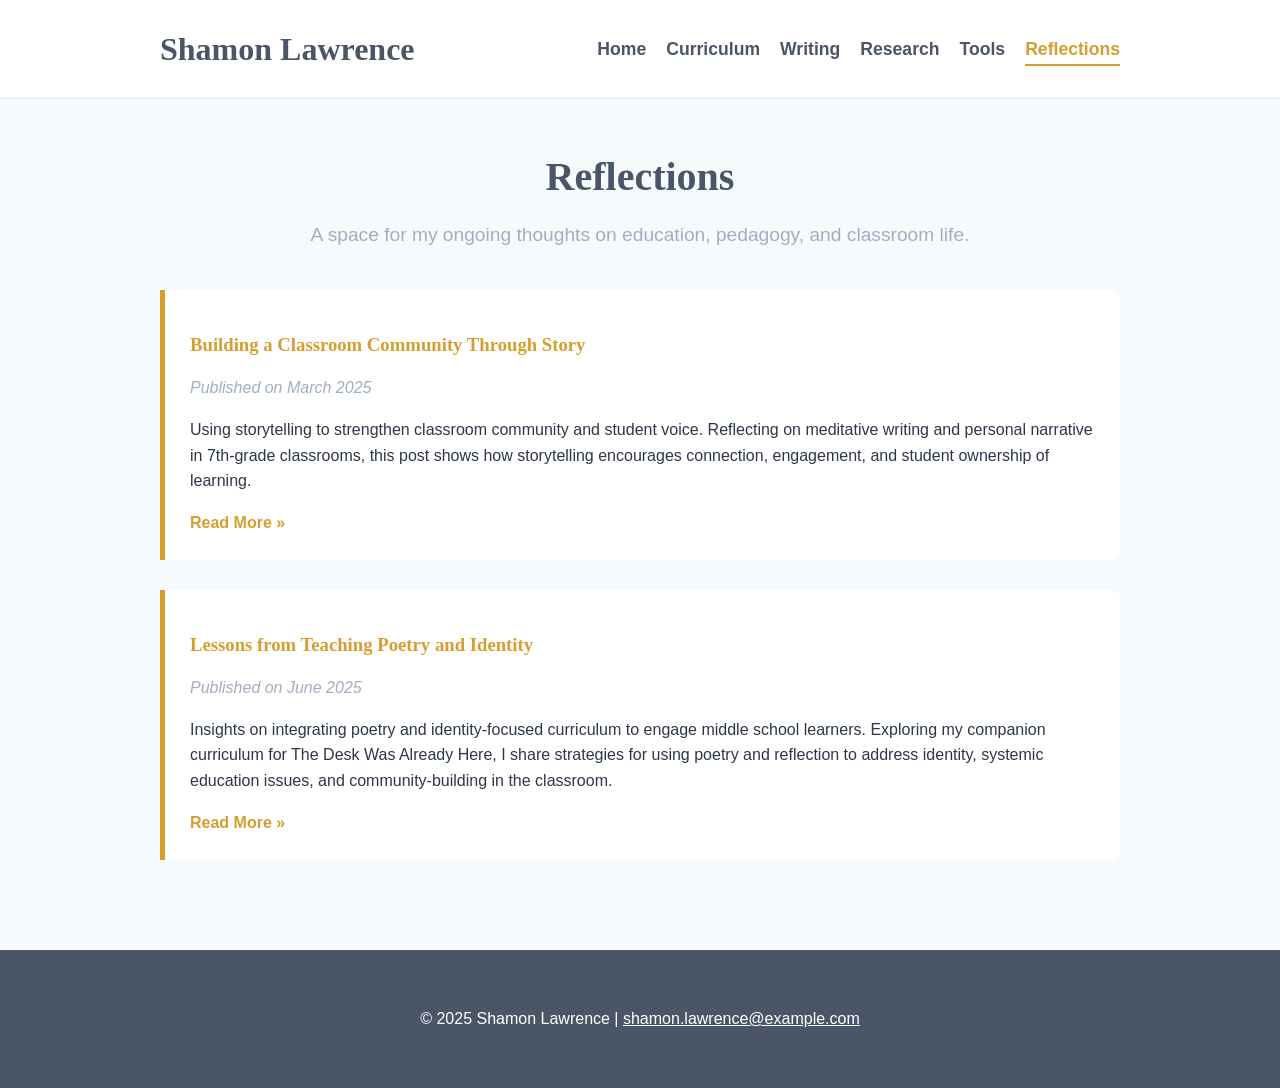
<file: blog.html>
<!DOCTYPE html>
<html lang="en">
<head>
    <meta charset="UTF-8">
    <meta name="viewport" content="width=device-width, initial-scale=1.0">
    <meta name="description" content="Reflections on teaching, learning, and education by Shamon Lawrence.">
    <title>Reflections - Shamon Lawrence</title>
    <link rel="stylesheet" href="css/style.css">
</head>
<body>
    <header>
        <div class="container">
            <h1>Shamon Lawrence</h1>
            <nav>
                <ul>
                    <li><a href="index.html">Home</a></li>
                    <li><a href="projects.html">Curriculum</a></li>
                    <li><a href="writing.html">Writing</a></li>
                    <li><a href="research.html">Research</a></li>
                    <li><a href="tools.html">Tools</a></li>
                    <li><a href="blog.html" class="active">Reflections</a></li>
                </ul>
            </nav>
        </div>
    </header>

    <main class="container">
        <section class="page-title">
            <h2>Reflections</h2>
            <p>A space for my ongoing thoughts on education, pedagogy, and classroom life.</p>
        </section>

        <section class="blog-list">
            <div class="blog-post-summary">
                <h3><a href="blog/building-community.html">Building a Classroom Community Through Story</a></h3>
                <p class="post-meta">Published on March 2025</p>
                <p>Using storytelling to strengthen classroom community and student voice. Reflecting on meditative writing and personal narrative in 7th-grade classrooms, this post shows how storytelling encourages connection, engagement, and student ownership of learning.</p>
                <a href="blog/building-community.html" class="read-more">Read More &raquo;</a>
            </div>
            <div class="blog-post-summary">
                <h3><a href="blog/teaching-poetry.html">Lessons from Teaching Poetry and Identity</a></h3>
                <p class="post-meta">Published on June 2025</p>
                <p>Insights on integrating poetry and identity-focused curriculum to engage middle school learners. Exploring my companion curriculum for The Desk Was Already Here, I share strategies for using poetry and reflection to address identity, systemic education issues, and community-building in the classroom.</p>
                <a href="blog/teaching-poetry.html" class="read-more">Read More &raquo;</a>
            </div>
        </section>
    </main>

    <footer>
        <div class="container">
            <p>&copy; 2025 Shamon Lawrence | <a href="mailto:shamon.lawrence@example.com">shamon.lawrence@example.com</a></p>
        </div>
    </footer>

    <script src="js/main.js"></script>
</body>
</html>
</file>
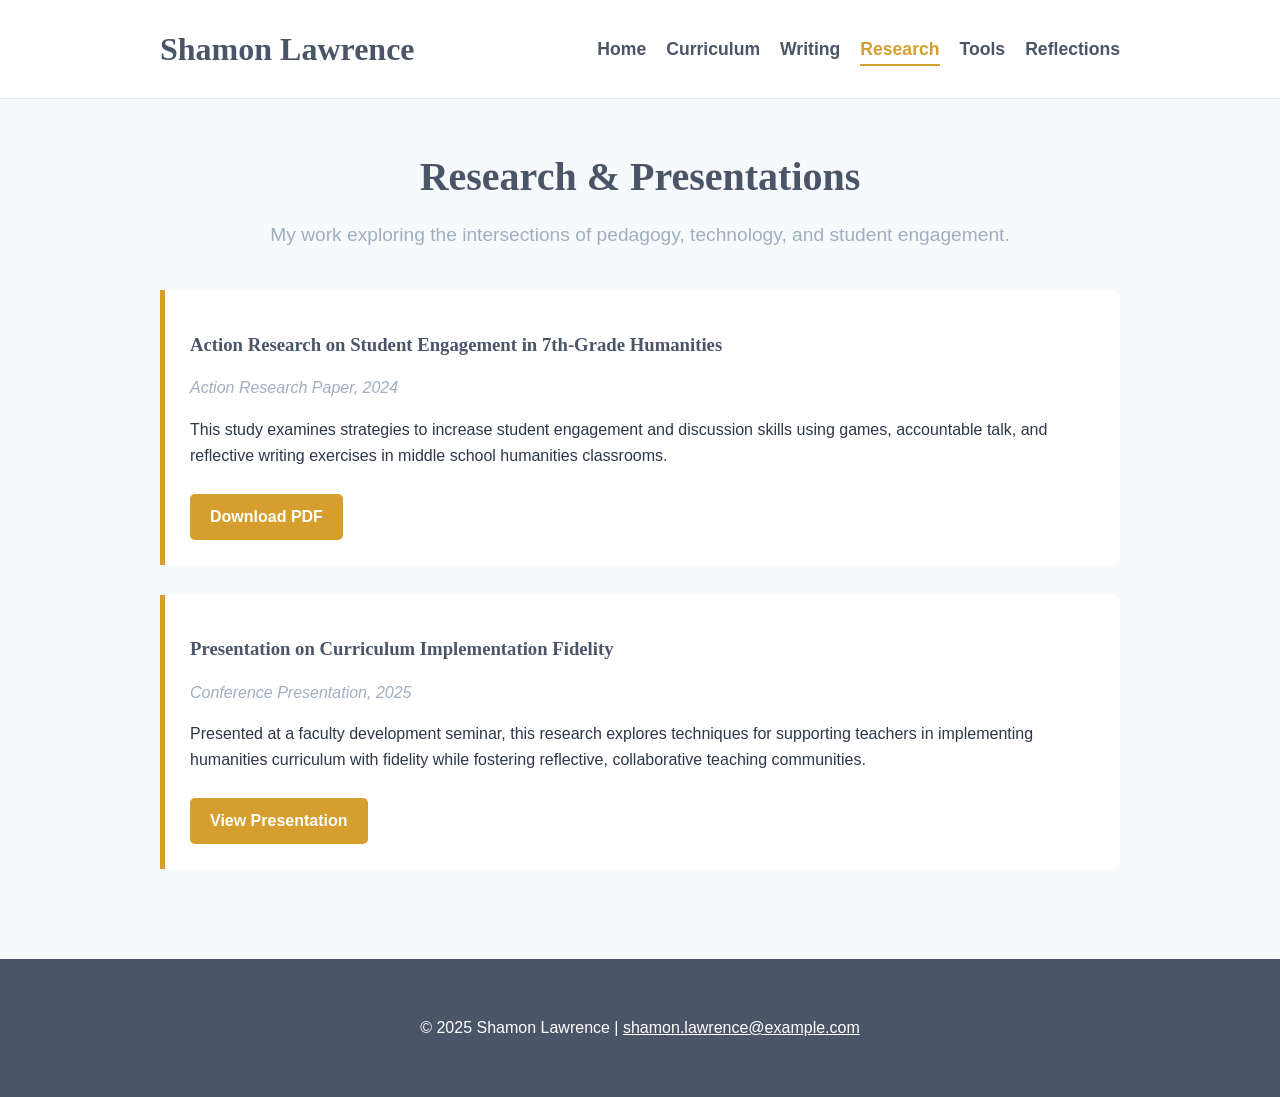
<file: research.html>
<!DOCTYPE html>
<html lang="en">
<head>
    <meta charset="UTF-8">
    <meta name="viewport" content="width=device-width, initial-scale=1.0">
    <meta name="description" content="Research and presentations by Shamon Lawrence.">
    <title>Research - Shamon Lawrence</title>
    <link rel="stylesheet" href="css/style.css">
</head>
<body>
    <header>
        <div class="container">
            <h1>Shamon Lawrence</h1>
            <nav>
                <ul>
                    <li><a href="index.html">Home</a></li>
                    <li><a href="projects.html">Curriculum</a></li>
                    <li><a href="writing.html">Writing</a></li>
                    <li><a href="research.html" class="active">Research</a></li>
                    <li><a href="tools.html">Tools</a></li>
                    <li><a href="blog.html">Reflections</a></li>
                </ul>
            </nav>
        </div>
    </header>

    <main class="container">
        <section class="page-title">
            <h2>Research & Presentations</h2>
            <p>My work exploring the intersections of pedagogy, technology, and student engagement.</p>
        </section>

        <section class="research-list">
            <div class="research-item">
                <h3>Action Research on Student Engagement in 7th-Grade Humanities</h3>
                <p class="research-meta">Action Research Paper, 2024</p>
                <p>This study examines strategies to increase student engagement and discussion skills using games, accountable talk, and reflective writing exercises in middle school humanities classrooms.</p>
                <a href="assets/documents/student-engagement-research.pdf" class="btn" download>Download PDF</a>
            </div>

            <div class="research-item">
                <h3>Presentation on Curriculum Implementation Fidelity</h3>
                <p class="research-meta">Conference Presentation, 2025</p>
                <p>Presented at a faculty development seminar, this research explores techniques for supporting teachers in implementing humanities curriculum with fidelity while fostering reflective, collaborative teaching communities.</p>
                <a href="assets/documents/curriculum-fidelity-presentation.pdf" class="btn" download>View Presentation</a>
            </div>
        </section>
    </main>

    <footer>
        <div class="container">
            <p>&copy; 2025 Shamon Lawrence | <a href="mailto:shamon.lawrence@example.com">shamon.lawrence@example.com</a></p>
        </div>
    </footer>

    <script src="js/main.js"></script>
</body>
</html>
</file>
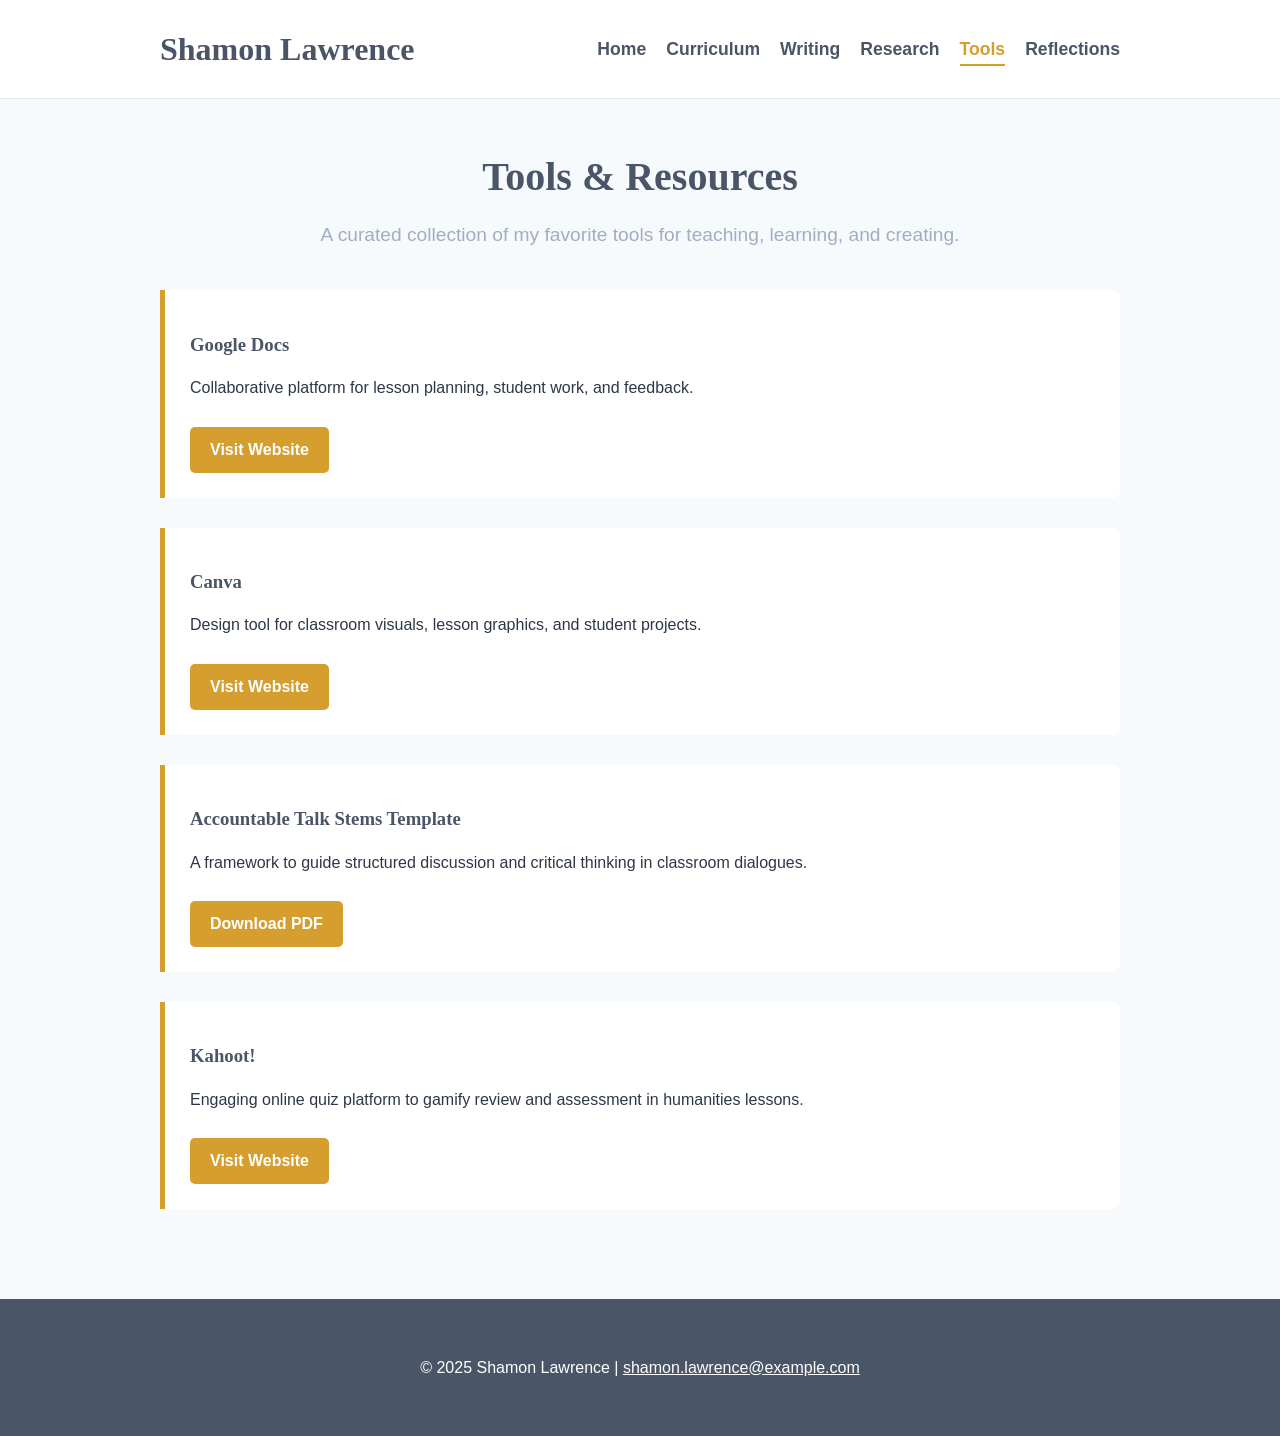
<file: tools.html>
<!DOCTYPE html>
<html lang="en">
<head>
    <meta charset="UTF-8">
    <meta name="viewport" content="width=device-width, initial-scale=1.0">
    <meta name="description" content="A curated list of educational tools and resources by Shamon Lawrence.">
    <title>Tools & Resources - Shamon Lawrence</title>
    <link rel="stylesheet" href="css/style.css">
</head>
<body>
    <header>
        <div class="container">
            <h1>Shamon Lawrence</h1>
            <nav>
                <ul>
                    <li><a href="index.html">Home</a></li>
                    <li><a href="projects.html">Curriculum</a></li>
                    <li><a href="writing.html">Writing</a></li>
                    <li><a href="research.html">Research</a></li>
                    <li><a href="tools.html" class="active">Tools</a></li>
                    <li><a href="blog.html">Reflections</a></li>
                </ul>
            </nav>
        </div>
    </header>

    <main class="container">
        <section class="page-title">
            <h2>Tools & Resources</h2>
            <p>A curated collection of my favorite tools for teaching, learning, and creating.</p>
        </section>

        <section class="tool-list">
            <div class="tool-item">
                <h3>Google Docs</h3>
                <p>Collaborative platform for lesson planning, student work, and feedback.</p>
                <a href="https://docs.google.com" target="_blank" class="btn">Visit Website</a>
            </div>
            <div class="tool-item">
                <h3>Canva</h3>
                <p>Design tool for classroom visuals, lesson graphics, and student projects.</p>
                <a href="https://www.canva.com" target="_blank" class="btn">Visit Website</a>
            </div>
            <div class="tool-item">
                <h3>Accountable Talk Stems Template</h3>
                <p>A framework to guide structured discussion and critical thinking in classroom dialogues.</p>
                <a href="assets/documents/accountable-talk-stems.pdf" download class="btn">Download PDF</a>
            </div>
            <div class="tool-item">
                <h3>Kahoot!</h3>
                <p>Engaging online quiz platform to gamify review and assessment in humanities lessons.</p>
                <a href="https://kahoot.com" target="_blank" class="btn">Visit Website</a>
            </div>
        </section>
    </main>

    <footer>
        <div class="container">
            <p>&copy; 2025 Shamon Lawrence | <a href="mailto:shamon.lawrence@example.com">shamon.lawrence@example.com</a></p>
        </div>
    </footer>

    <script src="js/main.js"></script>
</body>
</html>
</file>
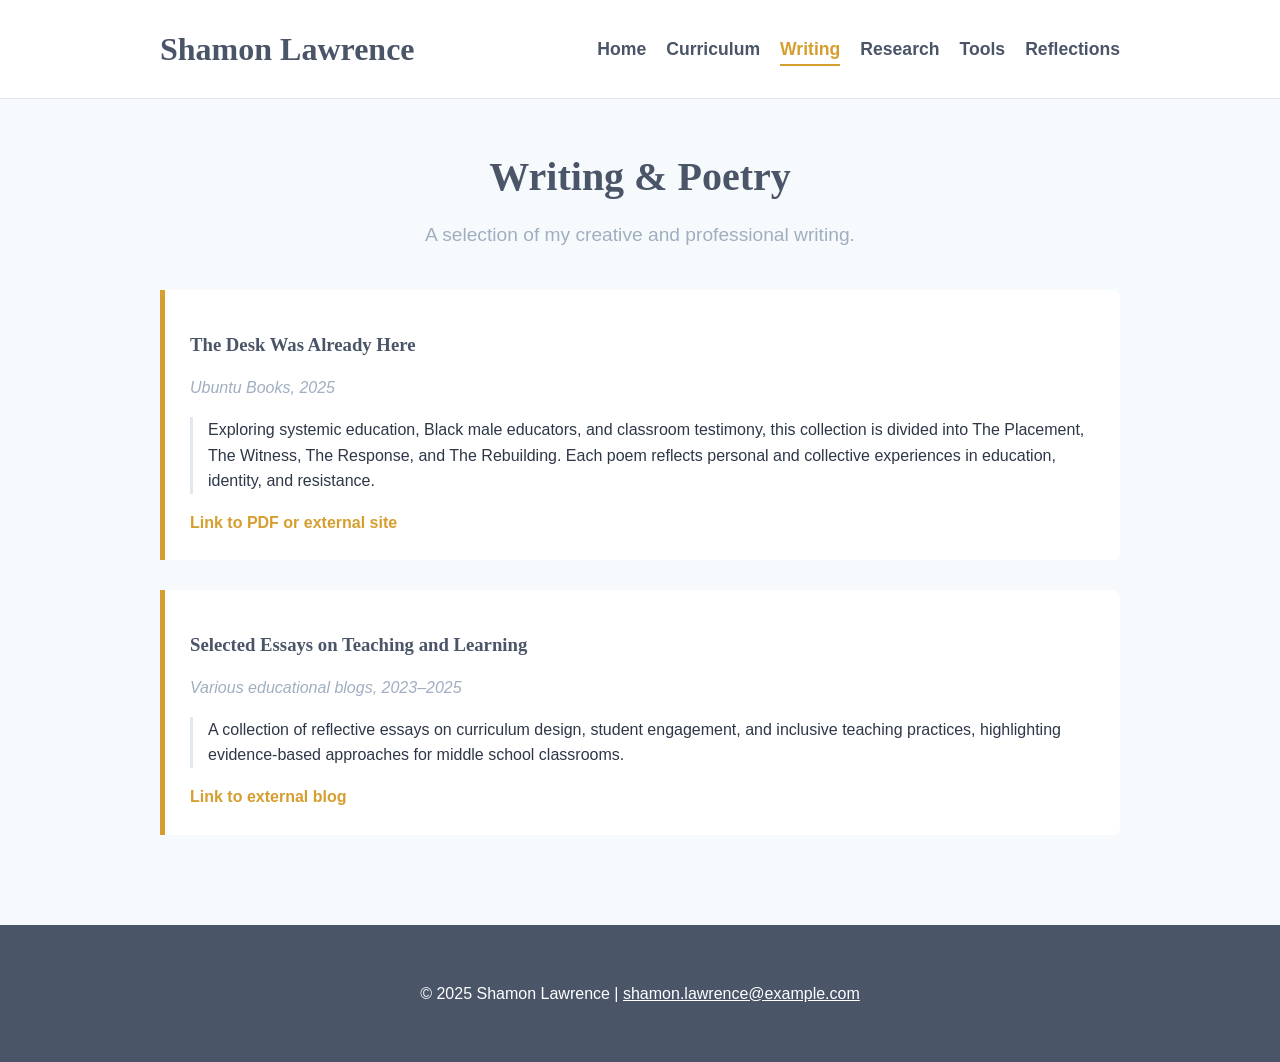
<file: writing.html>
<!DOCTYPE html>
<html lang="en">
<head>
    <meta charset="UTF-8">
    <meta name="viewport" content="width=device-width, initial-scale=1.0">
    <meta name="description" content="A collection of writing and poetry by Shamon Lawrence.">
    <title>Writing & Poetry - Shamon Lawrence</title>
    <link rel="stylesheet" href="css/style.css">
</head>
<body>
    <header>
        <div class="container">
            <h1>Shamon Lawrence</h1>
            <nav>
                <ul>
                    <li><a href="index.html">Home</a></li>
                    <li><a href="projects.html">Curriculum</a></li>
                    <li><a href="writing.html" class="active">Writing</a></li>
                    <li><a href="research.html">Research</a></li>
                    <li><a href="tools.html">Tools</a></li>
                    <li><a href="blog.html">Reflections</a></li>
                </ul>
            </nav>
        </div>
    </header>

    <main class="container">
        <section class="page-title">
            <h2>Writing & Poetry</h2>
            <p>A selection of my creative and professional writing.</p>
        </section>

        <section class="writing-collection">
            <div class="writing-item">
                <h3>The Desk Was Already Here</h3>
                <p class="writing-meta">Ubuntu Books, 2025</p>
                <div class="excerpt">
                    <p>Exploring systemic education, Black male educators, and classroom testimony, this collection is divided into The Placement, The Witness, The Response, and The Rebuilding. Each poem reflects personal and collective experiences in education, identity, and resistance.</p>
                </div>
                <a href="#" class="read-more">Link to PDF or external site</a>
            </div>

            <div class="writing-item">
                <h3>Selected Essays on Teaching and Learning</h3>
                <p class="writing-meta">Various educational blogs, 2023–2025</p>
                <div class="excerpt">
                    <p>A collection of reflective essays on curriculum design, student engagement, and inclusive teaching practices, highlighting evidence-based approaches for middle school classrooms.</p>
                </div>
                <a href="#" class="read-more">Link to external blog</a>
            </div>
        </section>
    </main>

    <footer>
        <div class="container">
            <p>&copy; 2025 Shamon Lawrence | <a href="mailto:shamon.lawrence@example.com">shamon.lawrence@example.com</a></p>
        </div>
    </footer>

    <script src="js/main.js"></script>
</body>
</html>
</file>
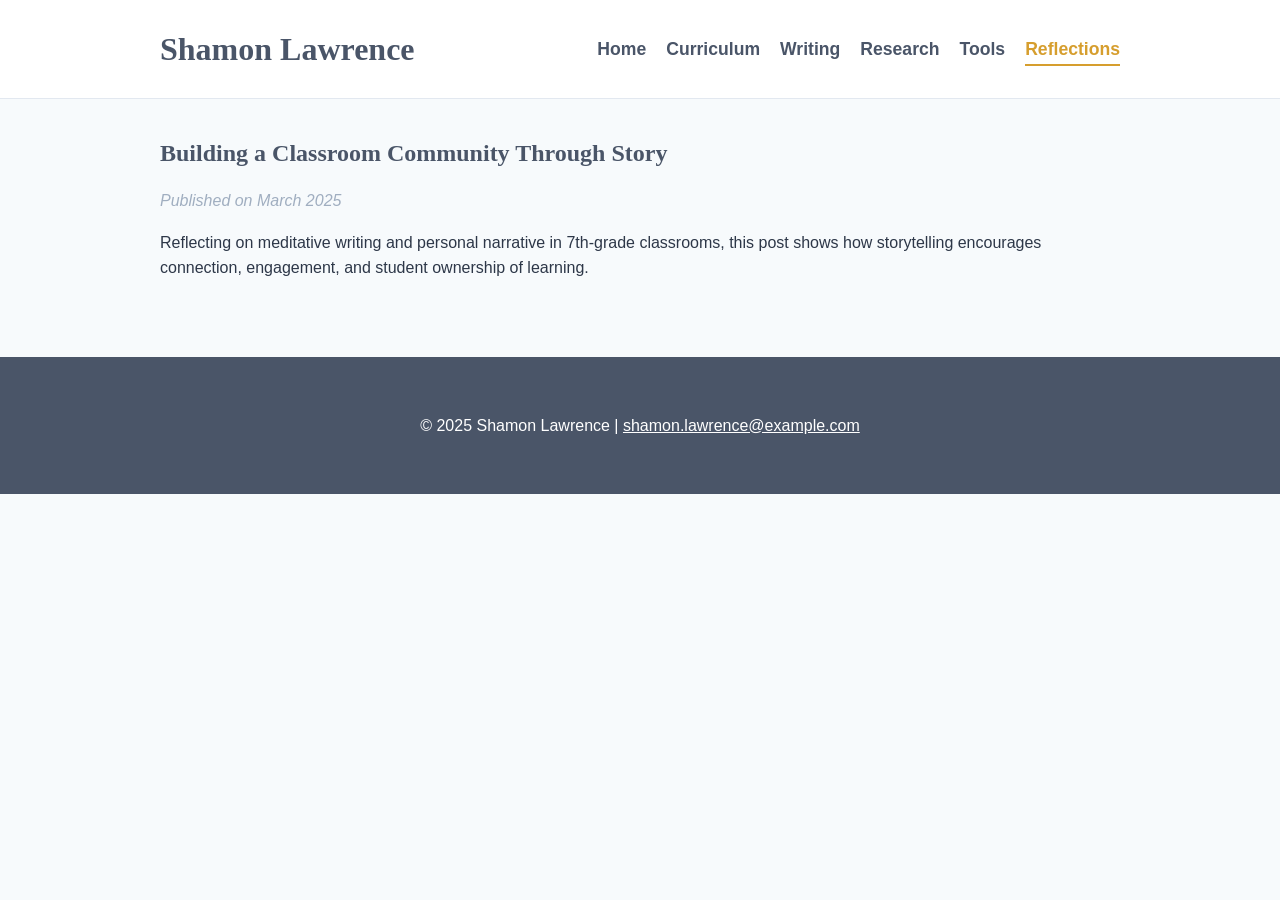
<file: blog/building-community.html>
<!DOCTYPE html>
<html lang="en">
<head>
    <meta charset="UTF-8">
    <meta name="viewport" content="width=device-width, initial-scale=1.0">
    <meta name="description" content="A blog post on building classroom community through story.">
    <title>Building a Classroom Community Through Story - Shamon Lawrence</title>
    <link rel="stylesheet" href="../css/style.css">
</head>
<body>
    <header>
        <div class="container">
            <h1>Shamon Lawrence</h1>
            <nav>
                <ul>
                    <li><a href="../index.html">Home</a></li>
                    <li><a href="../projects.html">Curriculum</a></li>
                    <li><a href="../writing.html">Writing</a></li>
                    <li><a href="../research.html">Research</a></li>
                    <li><a href="../tools.html">Tools</a></li>
                    <li><a href="../blog.html" class="active">Reflections</a></li>
                </ul>
            </nav>
        </div>
    </header>

    <main class="container">
        <article class="blog-post">
            <h2>Building a Classroom Community Through Story</h2>
            <p class="post-meta">Published on March 2025</p>

            <div class="post-content">
                <p>Reflecting on meditative writing and personal narrative in 7th-grade classrooms, this post shows how storytelling encourages connection, engagement, and student ownership of learning.</p>
            </div>
        </article>
    </main>

    <footer>
        <div class="container">
            <p>&copy; 2025 Shamon Lawrence | <a href="mailto:shamon.lawrence@example.com">shamon.lawrence@example.com</a></p>
        </div>
    </footer>

    <script src="../js/main.js"></script>
</body>
</html>
</file>
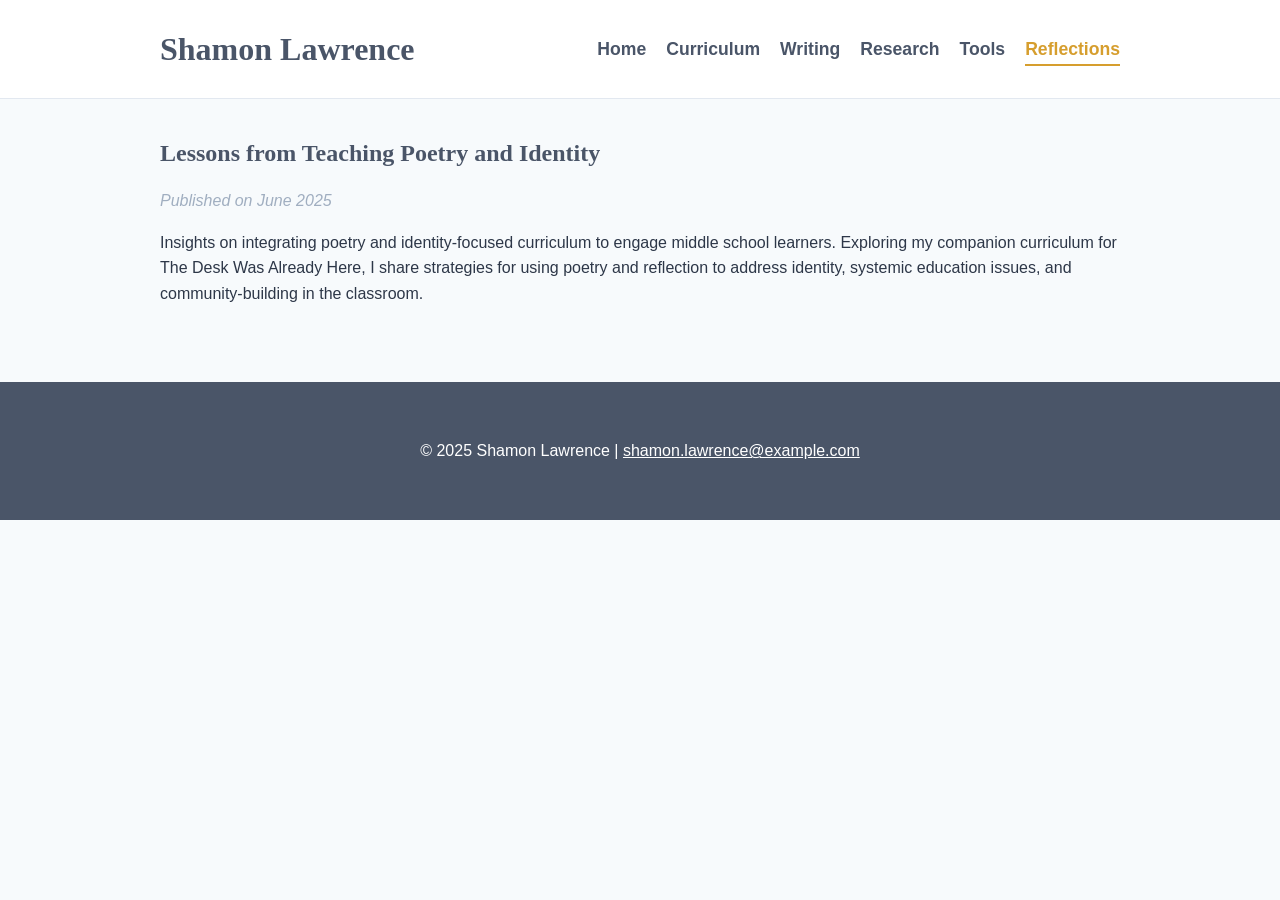
<file: blog/teaching-poetry.html>
<!DOCTYPE html>
<html lang="en">
<head>
    <meta charset="UTF-8">
    <meta name="viewport" content="width=device-width, initial-scale=1.0">
    <meta name="description" content="A blog post on teaching poetry and identity.">
    <title>Lessons from Teaching Poetry and Identity - Shamon Lawrence</title>
    <link rel="stylesheet" href="../css/style.css">
</head>
<body>
    <header>
        <div class="container">
            <h1>Shamon Lawrence</h1>
            <nav>
                <ul>
                    <li><a href="../index.html">Home</a></li>
                    <li><a href="../projects.html">Curriculum</a></li>
                    <li><a href="../writing.html">Writing</a></li>
                    <li><a href="../research.html">Research</a></li>
                    <li><a href="../tools.html">Tools</a></li>
                    <li><a href="../blog.html" class="active">Reflections</a></li>
                </ul>
            </nav>
        </div>
    </header>

    <main class="container">
        <article class="blog-post">
            <h2>Lessons from Teaching Poetry and Identity</h2>
            <p class="post-meta">Published on June 2025</p>

            <div class="post-content">
                <p>Insights on integrating poetry and identity-focused curriculum to engage middle school learners. Exploring my companion curriculum for The Desk Was Already Here, I share strategies for using poetry and reflection to address identity, systemic education issues, and community-building in the classroom.</p>
            </div>
        </article>
    </main>

    <footer>
        <div class="container">
            <p>&copy; 2025 Shamon Lawrence | <a href="mailto:shamon.lawrence@example.com">shamon.lawrence@example.com</a></p>
        </div>
    </footer>

    <script src="../js/main.js"></script>
</body>
</html>
</file>
<file: css/style.css>
/* --- Global Styles & Variables --- */
:root {
    --primary-color: #4A5568; /* Charcoal */
    --secondary-color: #A0AEC0; /* Slate Gray */
    --accent-color: #D69E2E; /* Warm Gold */
    --background-color: #F7FAFC; /* Off-white */
    --text-color: #2D3748; /* Dark Gray */
    --heading-font: 'Georgia', serif;
    --body-font: 'Lato', sans-serif;
}

body {
    font-family: var(--body-font);
    line-height: 1.6;
    color: var(--text-color);
    background-color: var(--background-color);
    margin: 0;
    padding: 0;
}

.container {
    width: 90%;
    max-width: 960px;
    margin: 0 auto;
    padding: 20px 0;
}

h1, h2, h3, h4 {
    font-family: var(--heading-font);
    color: var(--primary-color);
    line-height: 1.2;
}

a {
    color: var(--accent-color);
    text-decoration: none;
    transition: color 0.3s ease;
}

a:hover {
    color: var(--primary-color);
}

img {
    max-width: 100%;
    height: auto;
}

/* --- Header & Navigation --- */
header {
    background-color: #fff;
    border-bottom: 1px solid #E2E8F0;
    padding: 10px 0;
}

header .container {
    display: flex;
    justify-content: space-between;
    align-items: center;
}

header h1 {
    margin: 0;
    font-size: 2em;
}

header nav ul {
    margin: 0;
    padding: 0;
    list-style: none;
    display: flex;
}

header nav li {
    margin-left: 20px;
}

header nav a {
    font-weight: bold;
    font-size: 1.1em;
    color: var(--primary-color);
}

header nav a.active, header nav a:hover {
    color: var(--accent-color);
    border-bottom: 2px solid var(--accent-color);
    padding-bottom: 5px;
}

/* --- Main Content Sections --- */
main {
    padding: 40px 0;
}

.page-title {
    text-align: center;
    margin-bottom: 40px;
}

.page-title h2 {
    font-size: 2.5em;
    margin-bottom: 10px;
}

.page-title p {
    font-size: 1.2em;
    color: var(--secondary-color);
}

/* --- Homepage Specific --- */
.hero {
    display: flex;
    align-items: center;
    gap: 40px;
    margin-bottom: 60px;
}

.hero .profile-pic {
    width: 150px;
    height: 150px;
    border-radius: 50%;
    border: 5px solid var(--accent-color);
}

.hero h2 {
    font-size: 2.2em;
    margin-bottom: 10px;
}

.featured-work h3 {
    text-align: center;
    font-size: 1.8em;
    margin-bottom: 30px;
}

/* --- Gallery Styles --- */
.gallery {
    display: grid;
    grid-template-columns: repeat(auto-fit, minmax(280px, 1fr));
    gap: 30px;
}

.gallery-item {
    background: #fff;
    border: 1px solid #E2E8F0;
    border-radius: 8px;
    overflow: hidden;
    box-shadow: 0 4px 6px rgba(0,0,0,0.05);
    transition: transform 0.3s ease, box-shadow 0.3s ease;
}

.gallery-item:hover {
    transform: translateY(-5px);
    box-shadow: 0 10px 15px rgba(0,0,0,0.1);
}

.gallery-item img {
    display: block;
    width: 100%;
    height: 180px;
    object-fit: cover;
}

.gallery-item h4, .gallery-item p {
    padding: 0 20px;
    margin: 10px 0;
}

.gallery-item h4 {
    color: var(--primary-color);
}

.gallery-item p {
    font-size: 0.9em;
    color: var(--secondary-color);
    padding-bottom: 20px;
}

/* --- Project Page / Filter Bar --- */
.filter-bar {
    text-align: center;
    margin-bottom: 30px;
}

.filter-btn {
    background: none;
    border: 2px solid var(--secondary-color);
    color: var(--secondary-color);
    padding: 8px 16px;
    border-radius: 20px;
    cursor: pointer;
    margin: 0 5px;
    font-weight: bold;
    transition: all 0.3s ease;
}

.filter-btn:hover, .filter-btn.active {
    background-color: var(--accent-color);
    border-color: var(--accent-color);
    color: #fff;
}

/* --- Writing & Research Pages --- */
.writing-item, .research-item, .tool-item, .blog-post-summary {
    background: #fff;
    padding: 25px;
    border-left: 5px solid var(--accent-color);
    margin-bottom: 30px;
    border-radius: 0 8px 8px 0;
}

.writing-meta, .research-meta, .post-meta {
    font-style: italic;
    color: var(--secondary-color);
    margin-bottom: 15px;
}

.excerpt {
    border-left: 3px solid #E2E8F0;
    padding-left: 15px;
    margin: 15px 0;
}

.read-more {
    font-weight: bold;
}

/* --- Buttons --- */
.btn, .btn-secondary {
    display: inline-block;
    padding: 10px 20px;
    border-radius: 5px;
    font-weight: bold;
    text-align: center;
    margin-top: 10px;
}

.btn {
    background-color: var(--accent-color);
    color: #fff;
}

.btn:hover {
    background-color: #C05621; /* Darker Gold */
    color: #fff;
}

/* --- Footer --- */
footer {
    background-color: var(--primary-color);
    color: #fff;
    text-align: center;
    padding: 20px 0;
    margin-top: 40px;
}

footer a {
    color: #fff;
    text-decoration: underline;
}

/* --- Responsive Design --- */
@media (max-width: 768px) {
    header .container {
        flex-direction: column;
    }

    header h1 {
        margin-bottom: 10px;
    }

    header nav ul {
        flex-wrap: wrap;
        justify-content: center;
    }

    header nav li {
        margin: 5px 10px;
    }

    .hero {
        flex-direction: column;
        text-align: center;
    }
}
</file>
